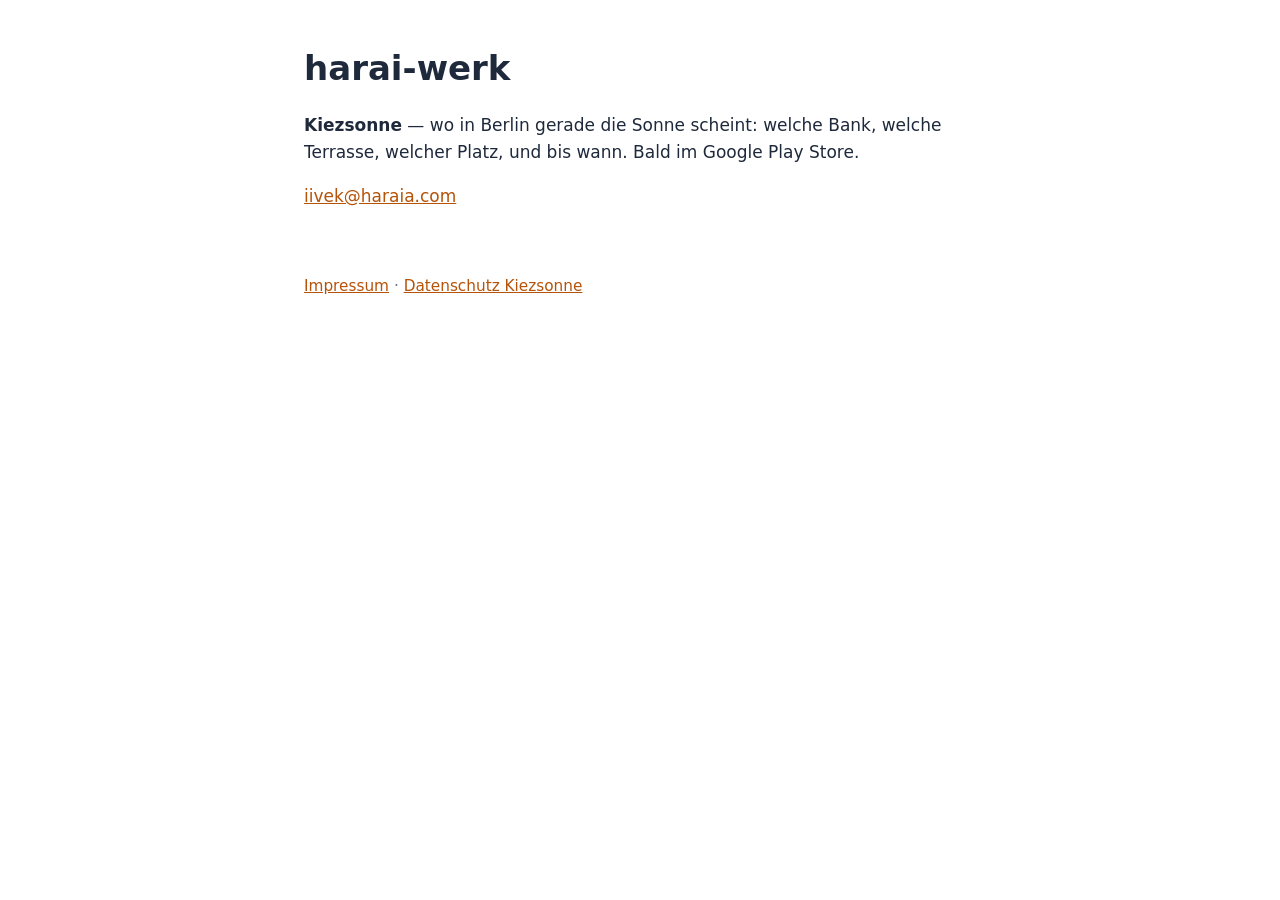
<file: index.html>
<!doctype html>
<html lang="de">
  <head>
    <meta charset="utf-8" />
    <meta name="viewport" content="width=device-width, initial-scale=1" />
    <title>harai-werk</title>
    <link rel="stylesheet" href="/style.css" />
  </head>
  <body>
    <h1>harai-werk</h1>
    <p>
      <strong>Kiezsonne</strong> — wo in Berlin gerade die Sonne scheint: welche Bank, welche
      Terrasse, welcher Platz, und bis wann. Bald im Google Play Store.
    </p>
    <p><a href="mailto:iivek@haraia.com">iivek@haraia.com</a></p>
    <footer>
      <a href="/impressum/">Impressum</a> ·
      <a href="/kiezsonne/privacy/">Datenschutz Kiezsonne</a>
    </footer>
  </body>
</html>
</file>
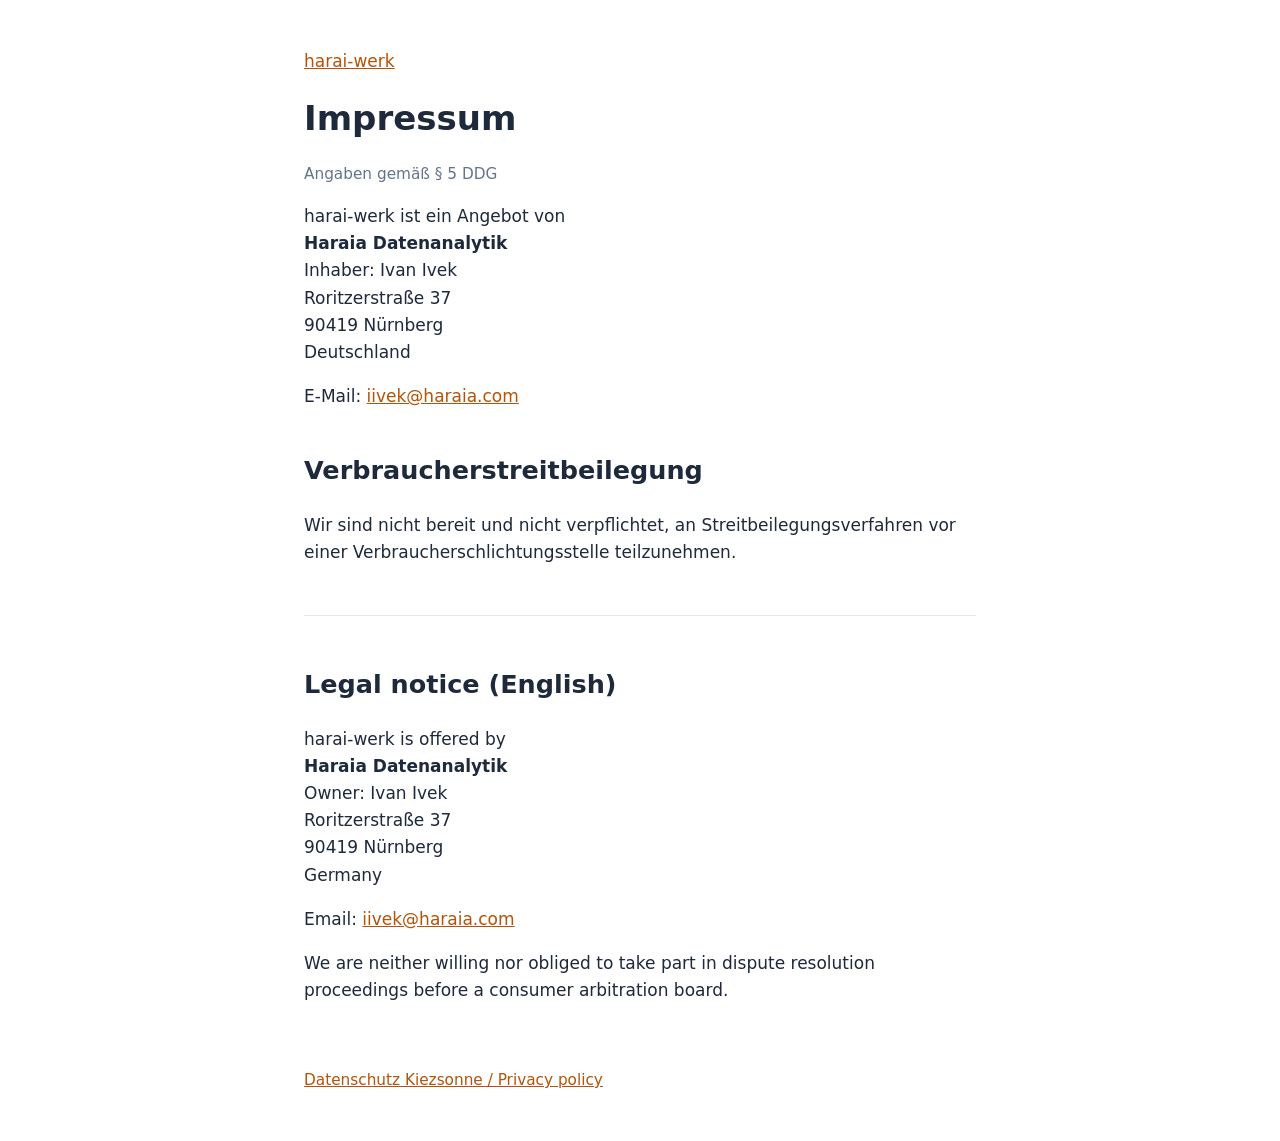
<file: impressum/index.html>
<!doctype html>
<html lang="de">
  <head>
    <meta charset="utf-8" />
    <meta name="viewport" content="width=device-width, initial-scale=1" />
    <title>Impressum · harai-werk</title>
    <link rel="stylesheet" href="/style.css" />
  </head>
  <body>
    <p><a href="/">harai-werk</a></p>
    <h1>Impressum</h1>
    <p class="muted">Angaben gemäß § 5 DDG</p>

    <p>
      harai-werk ist ein Angebot von<br />
      <strong>Haraia Datenanalytik</strong><br />
      Inhaber: Ivan Ivek<br />
      Roritzerstraße 37<br />
      90419 Nürnberg<br />
      Deutschland
    </p>
    <p>E-Mail: <a href="mailto:iivek@haraia.com">iivek@haraia.com</a></p>

    <h2>Verbraucherstreitbeilegung</h2>
    <p>
      Wir sind nicht bereit und nicht verpflichtet, an Streitbeilegungsverfahren vor einer
      Verbraucherschlichtungsstelle teilzunehmen.
    </p>

    <hr />

    <h2 lang="en">Legal notice (English)</h2>
    <div lang="en">
      <p>
        harai-werk is offered by<br />
        <strong>Haraia Datenanalytik</strong><br />
        Owner: Ivan Ivek<br />
        Roritzerstraße 37<br />
        90419 Nürnberg<br />
        Germany
      </p>
      <p>Email: <a href="mailto:iivek@haraia.com">iivek@haraia.com</a></p>
      <p>
        We are neither willing nor obliged to take part in dispute resolution proceedings before a
        consumer arbitration board.
      </p>
    </div>

    <footer>
      <a href="/kiezsonne/privacy/">Datenschutz Kiezsonne / Privacy policy</a>
    </footer>
  </body>
</html>
</file>
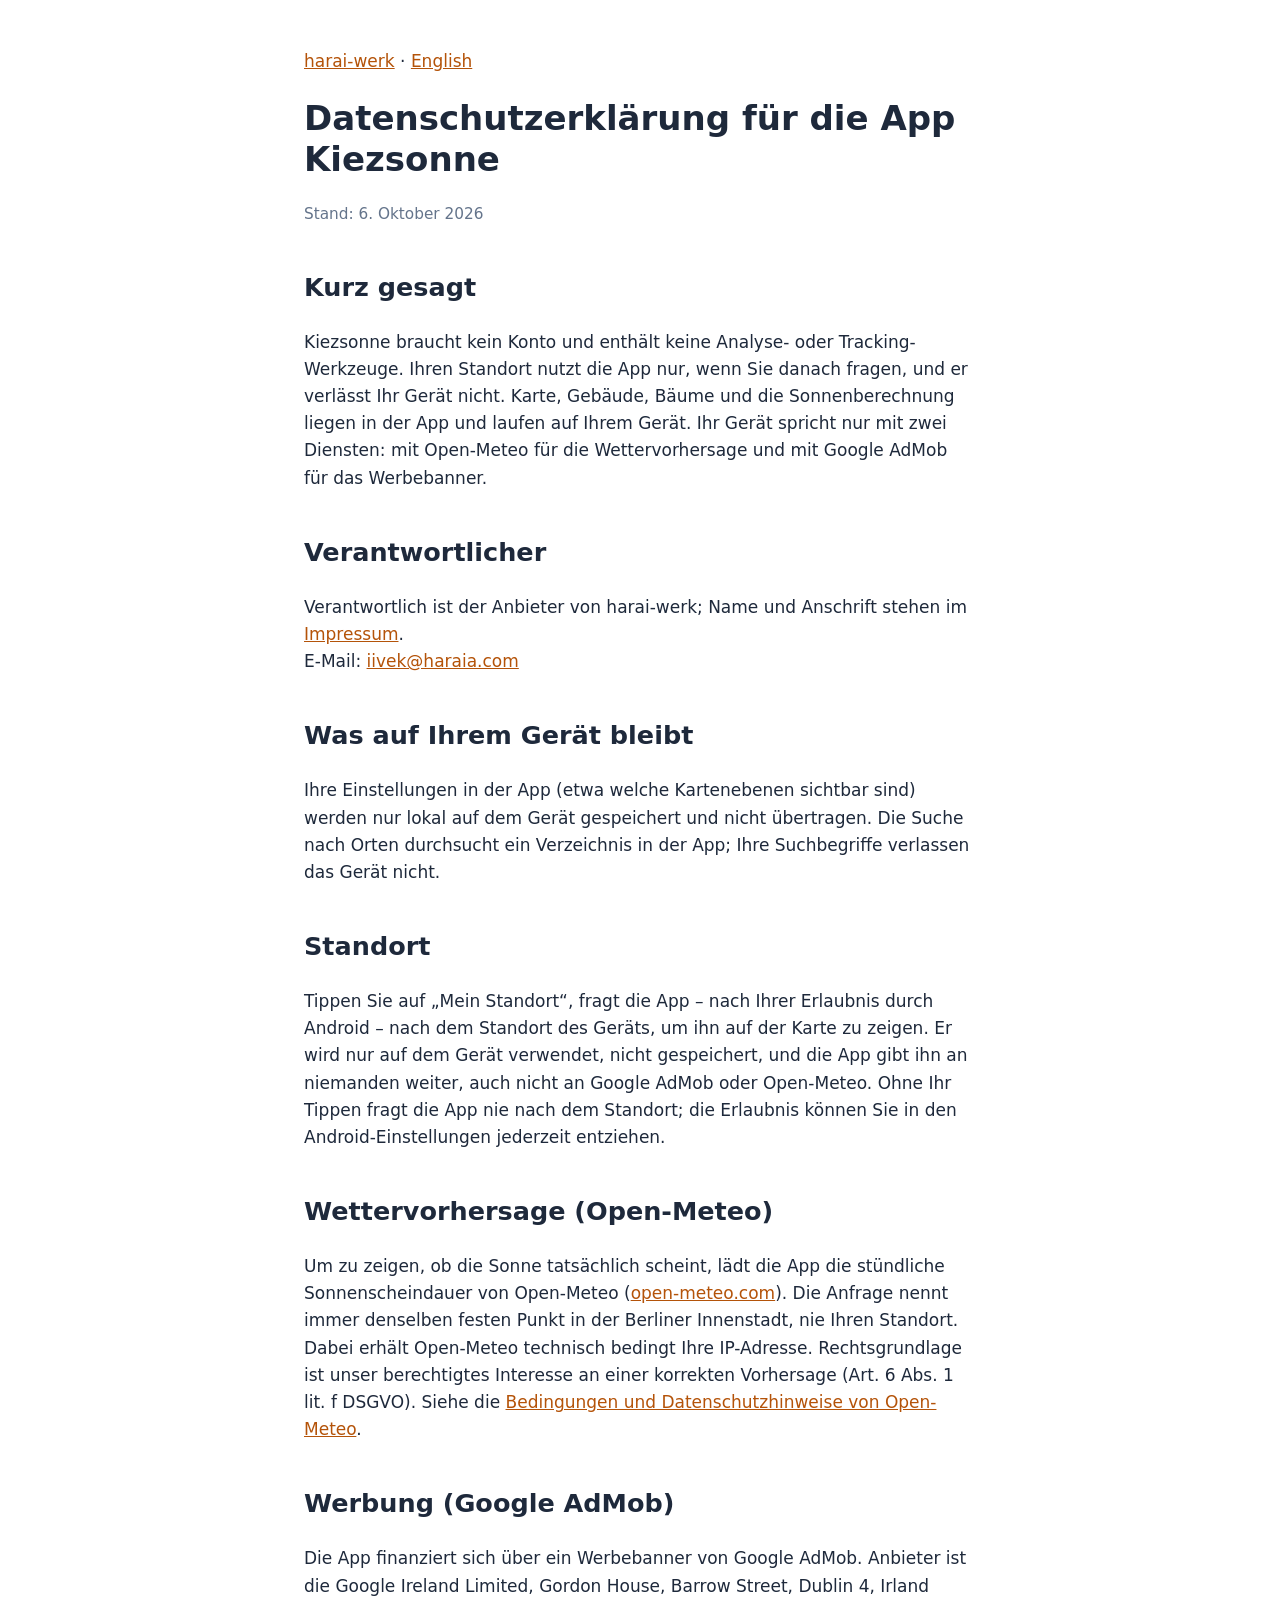
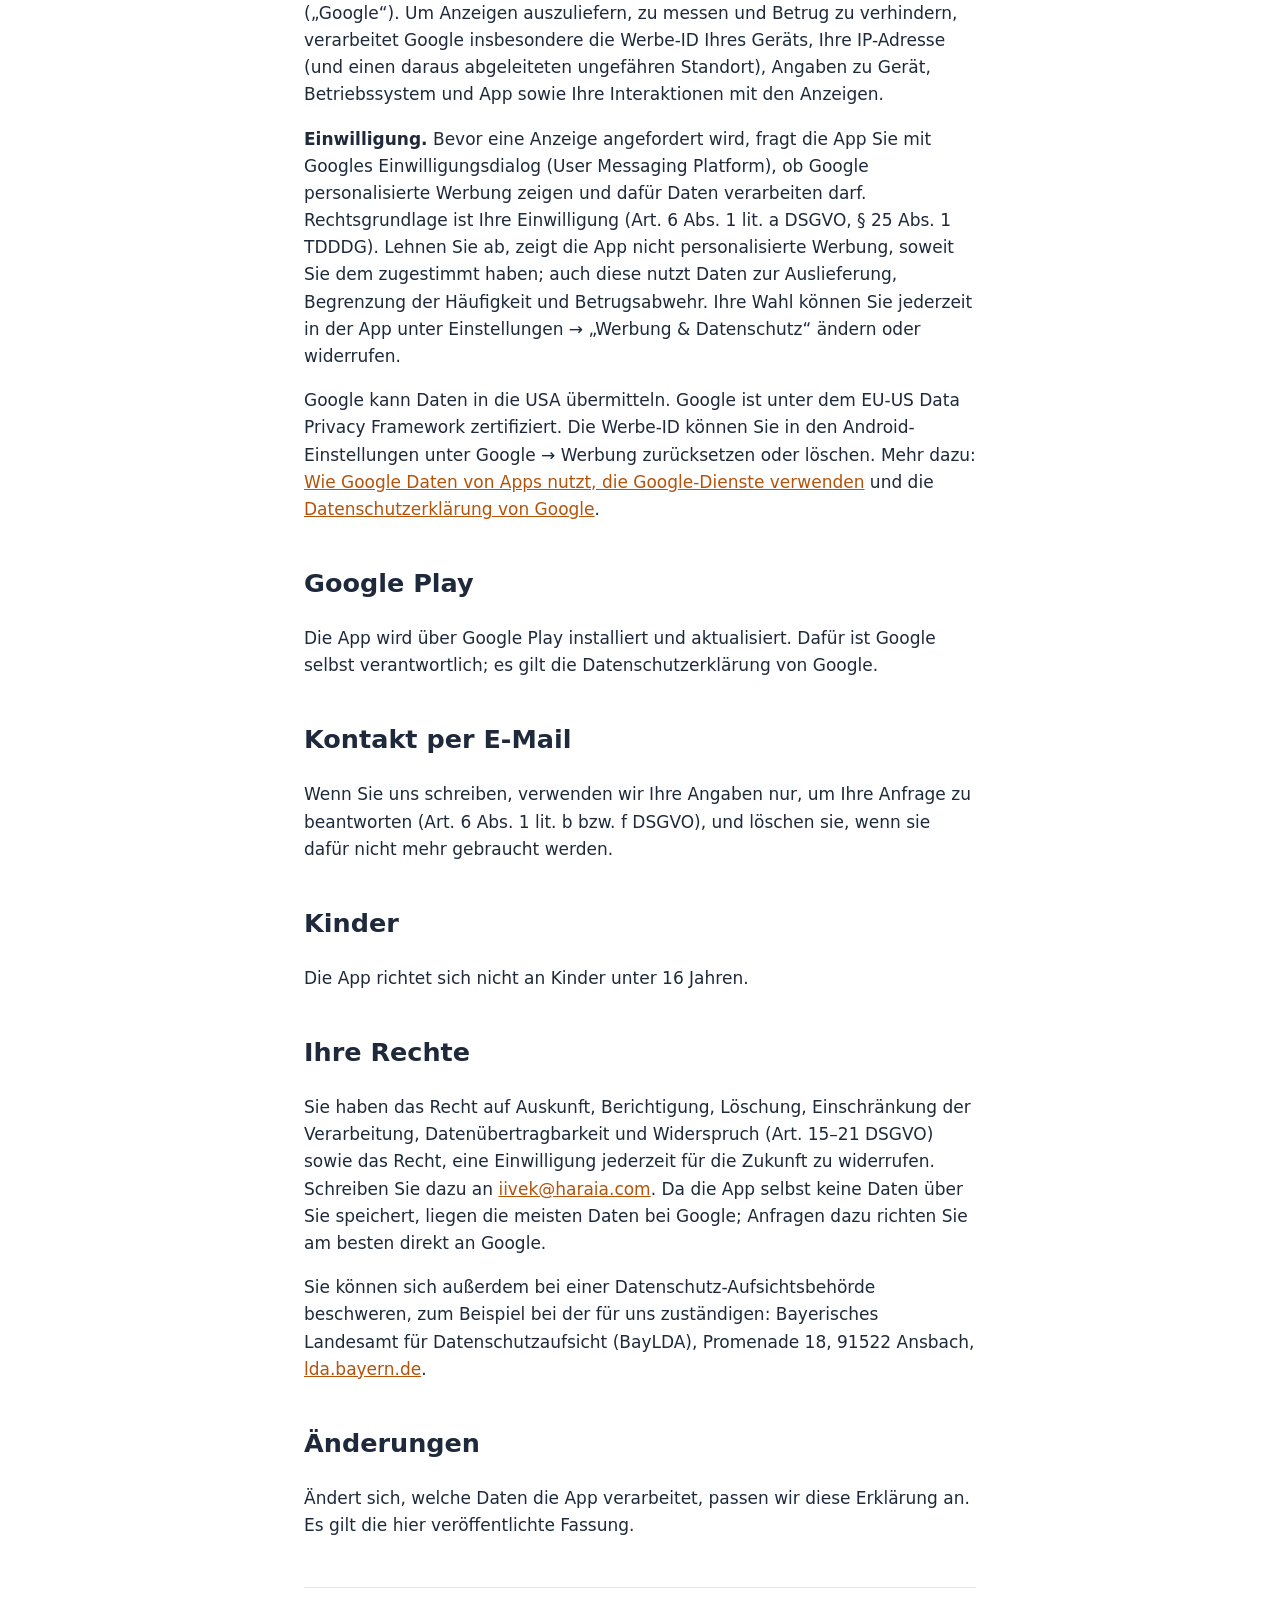
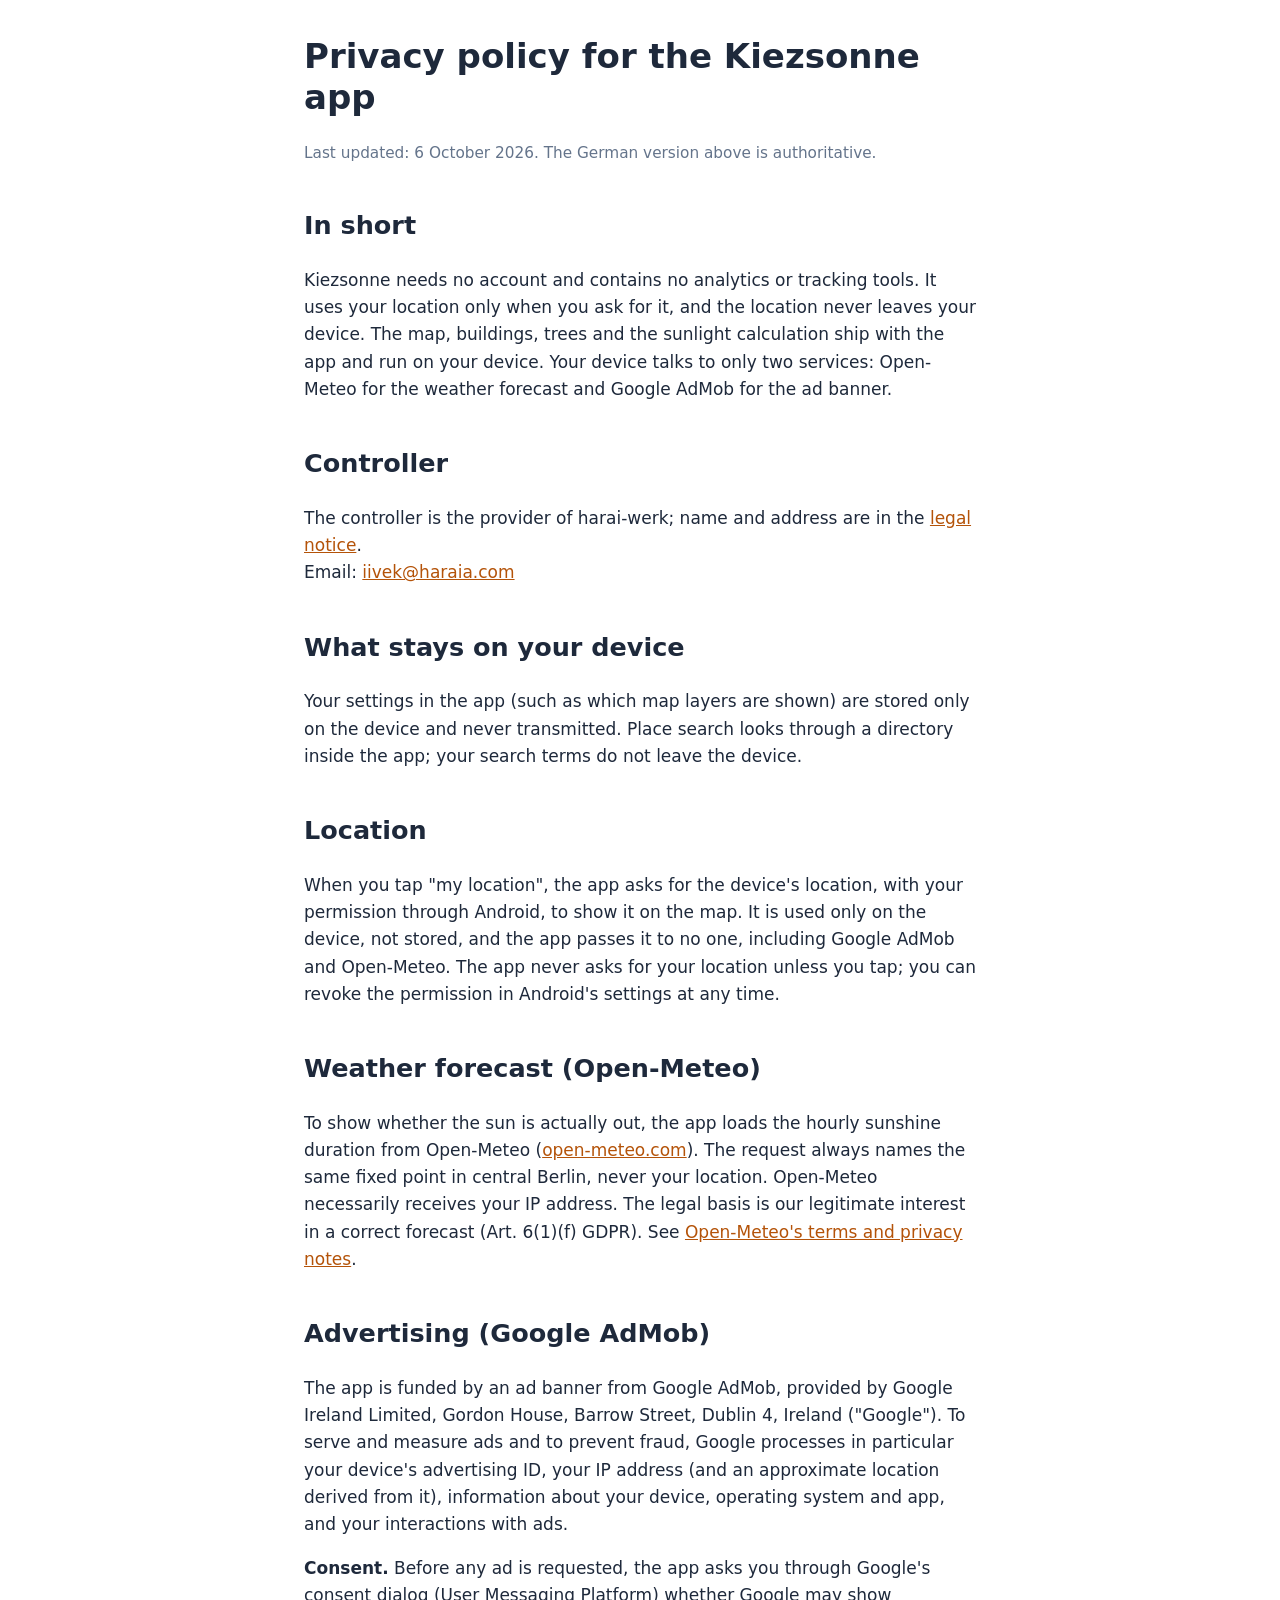
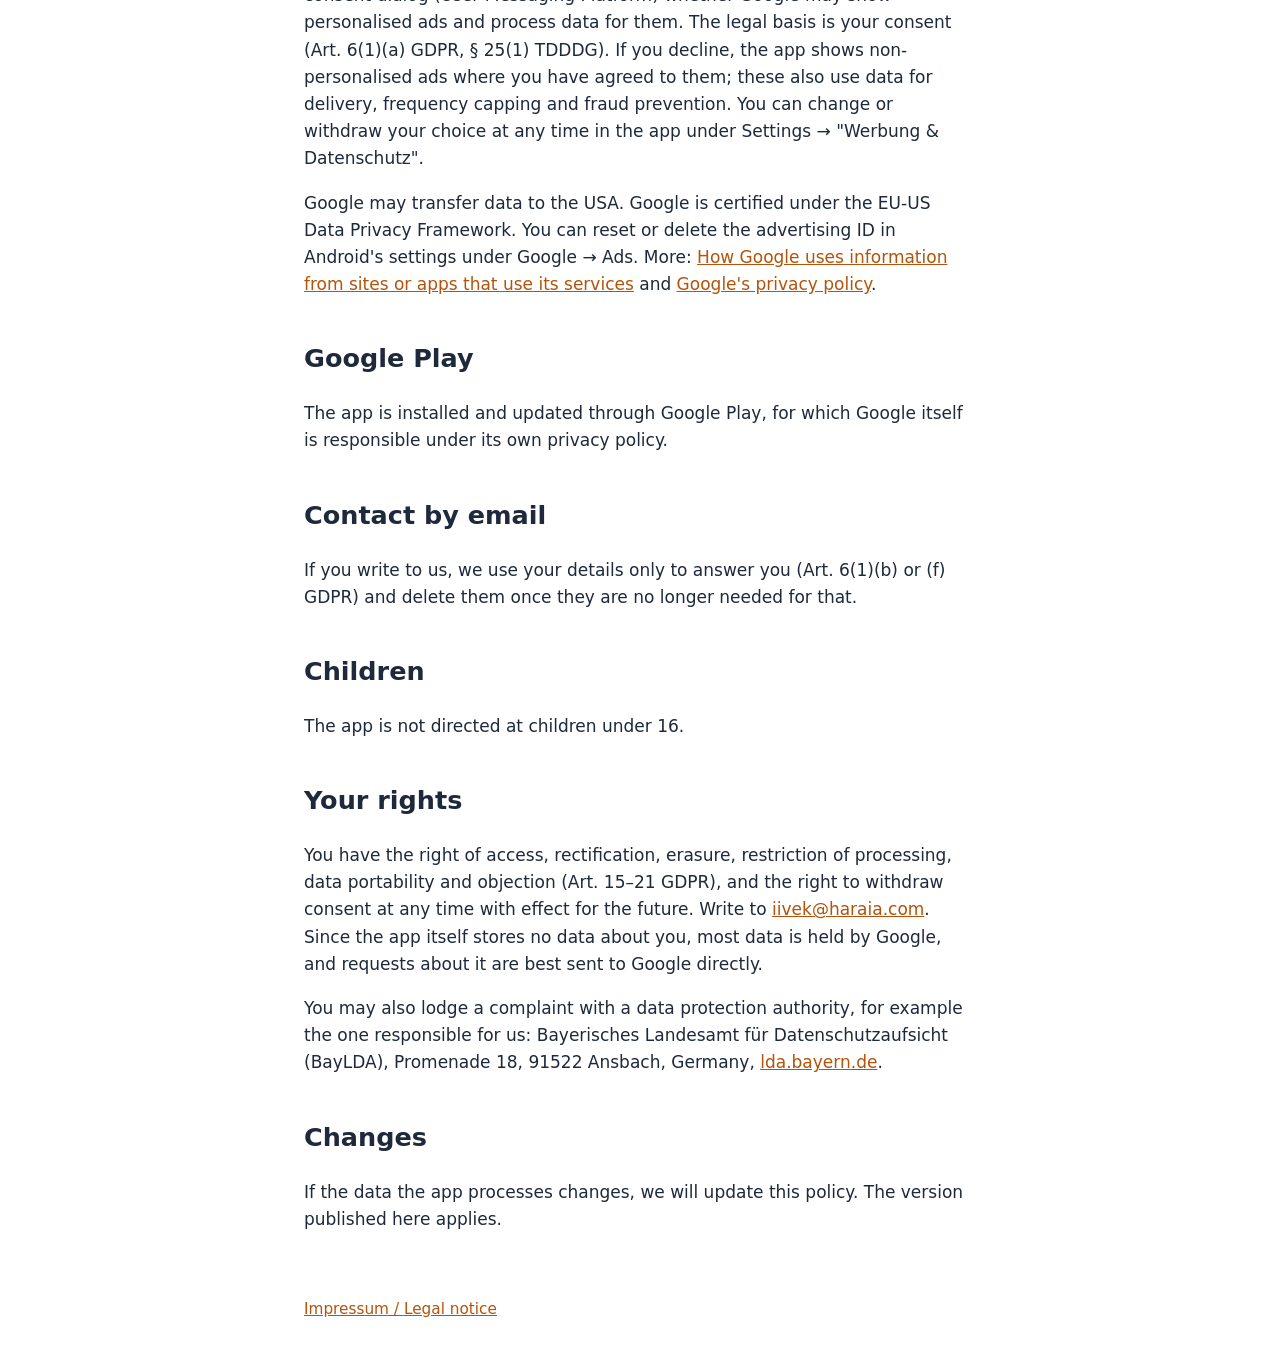
<file: kiezsonne/privacy/index.html>
<!doctype html>
<html lang="de">
  <head>
    <meta charset="utf-8" />
    <meta name="viewport" content="width=device-width, initial-scale=1" />
    <title>Datenschutz · Kiezsonne</title>
    <link rel="stylesheet" href="/style.css" />
  </head>
  <body>
    <p><a href="/">harai-werk</a> · <a href="#en">English</a></p>
    <h1>Datenschutzerklärung für die App Kiezsonne</h1>
    <p class="muted">Stand: 6. Oktober 2026</p>

    <h2>Kurz gesagt</h2>
    <p>
      Kiezsonne braucht kein Konto und enthält keine Analyse- oder Tracking-Werkzeuge. Ihren
      Standort nutzt die App nur, wenn Sie danach fragen, und er verlässt Ihr Gerät nicht. Karte, Gebäude, Bäume und die Sonnenberechnung liegen in der App und
      laufen auf Ihrem Gerät. Ihr Gerät spricht nur mit zwei Diensten: mit Open-Meteo für die
      Wettervorhersage und mit Google AdMob für das Werbebanner.
    </p>

    <h2>Verantwortlicher</h2>
    <p>
      Verantwortlich ist der Anbieter von harai-werk; Name und Anschrift stehen im
      <a href="/impressum/">Impressum</a>.<br />
      E-Mail: <a href="mailto:iivek@haraia.com">iivek@haraia.com</a>
    </p>

    <h2>Was auf Ihrem Gerät bleibt</h2>
    <p>
      Ihre Einstellungen in der App (etwa welche Kartenebenen sichtbar sind) werden nur lokal auf
      dem Gerät gespeichert und nicht übertragen. Die Suche nach Orten durchsucht ein Verzeichnis
      in der App; Ihre Suchbegriffe verlassen das Gerät nicht.
    </p>

    <h2>Standort</h2>
    <p>
      Tippen Sie auf „Mein Standort“, fragt die App – nach Ihrer Erlaubnis durch Android – nach dem
      Standort des Geräts, um ihn auf der Karte zu zeigen. Er wird nur auf dem Gerät verwendet,
      nicht gespeichert, und die App gibt ihn an niemanden weiter, auch nicht an Google AdMob oder
      Open-Meteo.
      Ohne Ihr Tippen fragt die App nie nach dem Standort; die Erlaubnis können Sie in den
      Android-Einstellungen jederzeit entziehen.
    </p>

    <h2>Wettervorhersage (Open-Meteo)</h2>
    <p>
      Um zu zeigen, ob die Sonne tatsächlich scheint, lädt die App die stündliche
      Sonnenscheindauer von Open-Meteo (<a href="https://open-meteo.com">open-meteo.com</a>). Die
      Anfrage nennt immer denselben festen Punkt in der Berliner Innenstadt, nie Ihren Standort.
      Dabei erhält Open-Meteo technisch bedingt Ihre IP-Adresse. Rechtsgrundlage ist unser
      berechtigtes Interesse an einer korrekten Vorhersage (Art. 6 Abs. 1 lit. f DSGVO). Siehe
      die <a href="https://open-meteo.com/en/terms">Bedingungen und Datenschutzhinweise von
      Open-Meteo</a>.
    </p>

    <h2>Werbung (Google AdMob)</h2>
    <p>
      Die App finanziert sich über ein Werbebanner von Google AdMob. Anbieter ist die Google
      Ireland Limited, Gordon House, Barrow Street, Dublin 4, Irland („Google“). Um Anzeigen
      auszuliefern, zu messen und Betrug zu verhindern, verarbeitet Google insbesondere die
      Werbe-ID Ihres Geräts, Ihre IP-Adresse (und einen daraus abgeleiteten ungefähren Standort), Angaben zu Gerät, Betriebssystem und App sowie
      Ihre Interaktionen mit den Anzeigen.
    </p>
    <p>
      <strong>Einwilligung.</strong> Bevor eine Anzeige angefordert wird, fragt die App Sie mit
      Googles Einwilligungsdialog (User Messaging Platform), ob Google personalisierte Werbung
      zeigen und dafür Daten verarbeiten darf. Rechtsgrundlage ist Ihre Einwilligung (Art. 6
      Abs. 1 lit. a DSGVO, § 25 Abs. 1 TDDDG). Lehnen Sie ab, zeigt die App nicht personalisierte
      Werbung, soweit Sie dem zugestimmt haben; auch diese nutzt Daten zur Auslieferung, Begrenzung
      der Häufigkeit und Betrugsabwehr. Ihre Wahl können Sie jederzeit in der App unter
      Einstellungen → „Werbung &amp; Datenschutz“ ändern oder widerrufen.
    </p>
    <p>
      Google kann Daten in die USA übermitteln. Google ist unter dem EU-US Data Privacy Framework
      zertifiziert. Die Werbe-ID können Sie in den Android-Einstellungen unter Google → Werbung
      zurücksetzen oder löschen. Mehr dazu:
      <a href="https://policies.google.com/technologies/partner-sites">Wie Google Daten von Apps
      nutzt, die Google-Dienste verwenden</a> und die
      <a href="https://policies.google.com/privacy">Datenschutzerklärung von Google</a>.
    </p>

    <h2>Google Play</h2>
    <p>
      Die App wird über Google Play installiert und aktualisiert. Dafür ist Google selbst
      verantwortlich; es gilt die Datenschutzerklärung von Google.
    </p>

    <h2>Kontakt per E-Mail</h2>
    <p>
      Wenn Sie uns schreiben, verwenden wir Ihre Angaben nur, um Ihre Anfrage zu beantworten
      (Art. 6 Abs. 1 lit. b bzw. f DSGVO), und löschen sie, wenn sie dafür nicht mehr gebraucht
      werden.
    </p>

    <h2>Kinder</h2>
    <p>Die App richtet sich nicht an Kinder unter 16 Jahren.</p>

    <h2>Ihre Rechte</h2>
    <p>
      Sie haben das Recht auf Auskunft, Berichtigung, Löschung, Einschränkung der Verarbeitung,
      Datenübertragbarkeit und Widerspruch (Art. 15–21 DSGVO) sowie das Recht, eine Einwilligung
      jederzeit für die Zukunft zu widerrufen. Schreiben Sie dazu an
      <a href="mailto:iivek@haraia.com">iivek@haraia.com</a>. Da die App selbst keine Daten
      über Sie speichert, liegen die meisten Daten bei Google; Anfragen dazu richten Sie am
      besten direkt an Google.
    </p>
    <p>
      Sie können sich außerdem bei einer Datenschutz-Aufsichtsbehörde beschweren, zum Beispiel bei
      der für uns zuständigen: Bayerisches Landesamt für Datenschutzaufsicht (BayLDA),
      Promenade 18, 91522 Ansbach, <a href="https://www.lda.bayern.de">lda.bayern.de</a>.
    </p>

    <h2>Änderungen</h2>
    <p>
      Ändert sich, welche Daten die App verarbeitet, passen wir diese Erklärung an. Es gilt die
      hier veröffentlichte Fassung.
    </p>

    <hr />

    <div lang="en" id="en">
      <h1>Privacy policy for the Kiezsonne app</h1>
      <p class="muted">Last updated: 6 October 2026. The German version above is authoritative.</p>

      <h2>In short</h2>
      <p>
        Kiezsonne needs no account and contains no analytics or tracking tools. It uses your
        location only when you ask for it, and the location never leaves your device. The map, buildings, trees and the sunlight calculation ship with the app
        and run on your device. Your device talks to only two services: Open-Meteo for the weather
        forecast and Google AdMob for the ad banner.
      </p>

      <h2>Controller</h2>
      <p>
        The controller is the provider of harai-werk; name and address are in the
        <a href="/impressum/">legal notice</a>.<br />
        Email: <a href="mailto:iivek@haraia.com">iivek@haraia.com</a>
      </p>

      <h2>What stays on your device</h2>
      <p>
        Your settings in the app (such as which map layers are shown) are stored only on the
        device and never transmitted. Place search looks through a directory inside the app; your
        search terms do not leave the device.
      </p>

      <h2>Location</h2>
      <p>
        When you tap "my location", the app asks for the device's location, with your permission
        through Android, to show it on the map. It is used only on the device, not stored, and the
        app passes it to no one, including Google AdMob and Open-Meteo. The app never asks for your
        location unless you tap; you can revoke the permission in Android's settings at any time.
      </p>

      <h2>Weather forecast (Open-Meteo)</h2>
      <p>
        To show whether the sun is actually out, the app loads the hourly sunshine duration from
        Open-Meteo (<a href="https://open-meteo.com">open-meteo.com</a>). The request always names
        the same fixed point in central Berlin, never your location. Open-Meteo necessarily
        receives your IP address. The legal basis is our legitimate interest in a correct forecast
        (Art. 6(1)(f) GDPR). See
        <a href="https://open-meteo.com/en/terms">Open-Meteo's terms and privacy notes</a>.
      </p>

      <h2>Advertising (Google AdMob)</h2>
      <p>
        The app is funded by an ad banner from Google AdMob, provided by Google Ireland Limited,
        Gordon House, Barrow Street, Dublin 4, Ireland ("Google"). To serve and measure ads and to
        prevent fraud, Google processes in particular your device's advertising ID, your IP
        address (and an approximate location derived from it), information about your device, operating system and app, and your interactions
        with ads.
      </p>
      <p>
        <strong>Consent.</strong> Before any ad is requested, the app asks you through Google's
        consent dialog (User Messaging Platform) whether Google may show personalised ads and
        process data for them. The legal basis is your consent (Art. 6(1)(a) GDPR, § 25(1)
        TDDDG). If you decline, the app shows non-personalised ads where you have agreed to them;
        these also use data for delivery, frequency capping and fraud prevention. You can change or
        withdraw your choice at any time in the app under Settings → "Werbung &amp; Datenschutz".
      </p>
      <p>
        Google may transfer data to the USA. Google is certified under the EU-US Data Privacy
        Framework. You can reset or delete the advertising ID in Android's settings under Google →
        Ads. More:
        <a href="https://policies.google.com/technologies/partner-sites">How Google uses
        information from sites or apps that use its services</a> and
        <a href="https://policies.google.com/privacy">Google's privacy policy</a>.
      </p>

      <h2>Google Play</h2>
      <p>
        The app is installed and updated through Google Play, for which Google itself is
        responsible under its own privacy policy.
      </p>

      <h2>Contact by email</h2>
      <p>
        If you write to us, we use your details only to answer you (Art. 6(1)(b) or (f) GDPR) and
        delete them once they are no longer needed for that.
      </p>

      <h2>Children</h2>
      <p>The app is not directed at children under 16.</p>

      <h2>Your rights</h2>
      <p>
        You have the right of access, rectification, erasure, restriction of processing, data
        portability and objection (Art. 15–21 GDPR), and the right to withdraw consent at any time
        with effect for the future. Write to
        <a href="mailto:iivek@haraia.com">iivek@haraia.com</a>. Since the app itself stores no
        data about you, most data is held by Google, and requests about it are best sent to Google
        directly.
      </p>
      <p>
        You may also lodge a complaint with a data protection authority, for example the one
        responsible for us: Bayerisches Landesamt für Datenschutzaufsicht (BayLDA), Promenade 18,
        91522 Ansbach, Germany, <a href="https://www.lda.bayern.de">lda.bayern.de</a>.
      </p>

      <h2>Changes</h2>
      <p>
        If the data the app processes changes, we will update this policy. The version published
        here applies.
      </p>
    </div>

    <footer><a href="/impressum/">Impressum / Legal notice</a></footer>
  </body>
</html>
</file>
<file: style.css>
:root {
  --text: #1e293b;
  --muted: #64748b;
  --bg: #ffffff;
  --accent: #b45309;
  --rule: #e2e8f0;
}
@media (prefers-color-scheme: dark) {
  :root {
    --text: #e2e8f0;
    --muted: #94a3b8;
    --bg: #0f172a;
    --accent: #fbbf24;
    --rule: #1e293b;
  }
}
body {
  font: 17px/1.6 system-ui, sans-serif;
  max-width: 42rem;
  margin: 3rem auto;
  padding: 0 1rem;
  color: var(--text);
  background: var(--bg);
}
a {
  color: var(--accent);
}
h1 {
  line-height: 1.2;
}
h2 {
  margin-top: 2.5rem;
}
h3 {
  margin-top: 1.75rem;
}
hr {
  border: 0;
  border-top: 1px solid var(--rule);
  margin: 3rem 0;
}
.muted,
footer {
  color: var(--muted);
  font-size: 0.9em;
}
footer {
  margin-top: 4rem;
}
</file>
